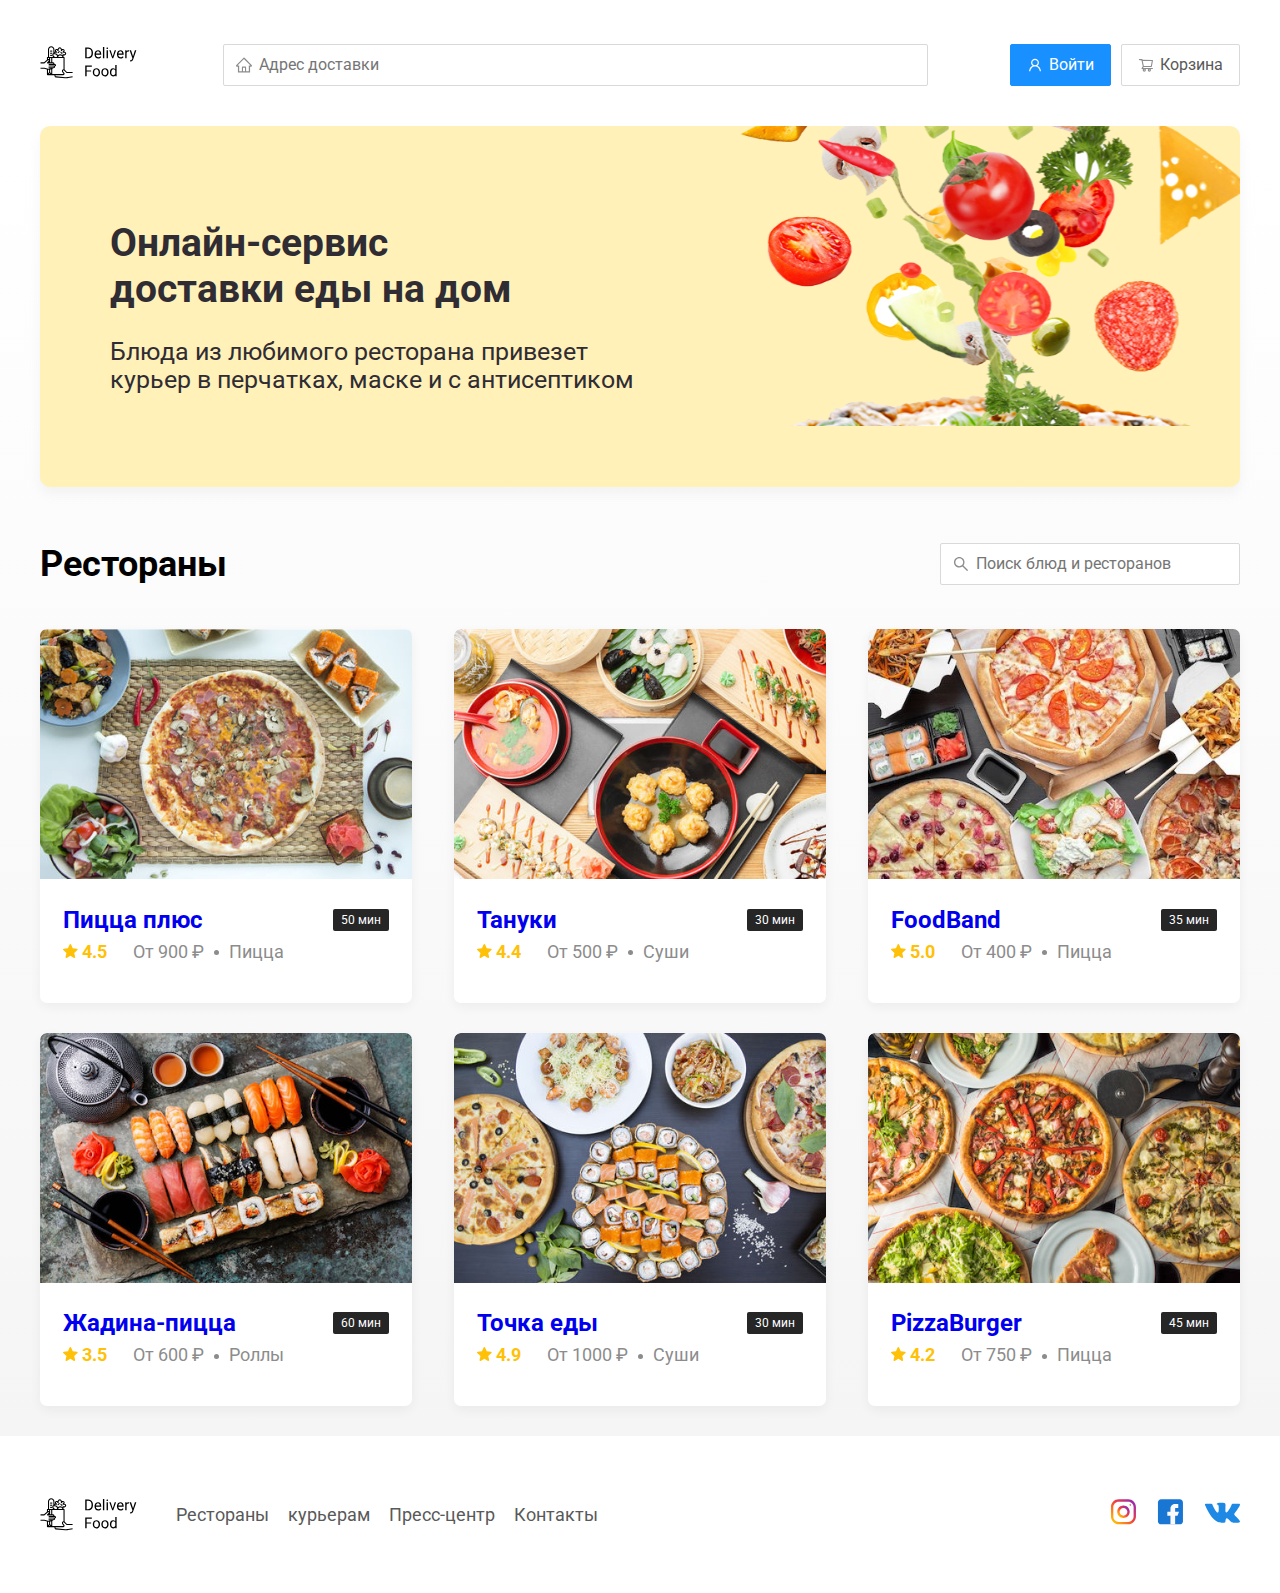
<file: index.html>
<!DOCTYPE html>
<html lang="ru">
<head>
    <meta charset="UTF-8">
    <meta name="viewport" content="width=device-width, initial-scale=1.0">
    <title>Delivery Food - доставка еды на дом</title>
    <link href="https://fonts.googleapis.com/css2?family=Roboto:400,700&display=swap&subset=cyrillic" rel="stylesheet">
    <link rel="stylesheet" href="css\normalize.css">
    <link rel="stylesheet" href="css/style.css">
</head>
<body>
    <div class="container">
        <header class="header">
            <a href="index.html" class="logo"><img src="img\logo.svg" alt="Logo"></a>
            <input type="text" class="input input-address" placeholder="Адрес доставки">
            <div class="buttons">
                <button class="button button-primary">
                    <img src="img/user.svg" alt="user" class="button-icon">
                    <span class="button-text">Войти</span>
                </button>
                <button class="button" id="cart-button">
                    <img src="img/shopping-cart.svg" alt="shopping cart" class="button-icon">
                    <span class="button-text">Корзина</span>
                </button>
            </div>
        </header>
    </div>
    <!-- /.container -->

    <main class="main">
        <div class="container">
            <section class="promo">
                <h1 class="promo-title">Онлайн-сервис <br> доставки еды на дом</h1>
                <p class="promo-text">Блюда из любимого ресторана привезет курьер в перчатках, маске и с антисептиком</p>
            </section>
    
            <section class="restaurants">
                <div class="section-heading">
                    <h2 class="section-title">Рестораны</h2>
                    <input type="text" class="input input-search" placeholder="Поиск блюд и ресторанов">
                </div>
                <div class="cards">
                    <a href="restaurant.html" class="card">
                        <img src="img/image.jpg" alt="image" class="card-image">
                        <div class="card-text">
                            <div class="card-heading">
                                <h3 class="card-title">Пицца плюс</h3>
                                <span class="card-tag tag">50 мин</span>
                            </div>
                            <!-- /.card-heading -->
                            <div class="card-info">
                                <div class="rating"><img src="img\rating.svg" alt="rating"> 4.5</div>
                                <div class="price">От 900 ₽</div>
                                <div class="category">Пицца</div>
                            </div>
                            <!-- /.card-info -->
                        </div>
                        <!-- /.card-text -->
                    </a>
                    <!-- /.card 1 -->
    
                    <a href="restaurant.html" class="card">
                        <img src="img/image2.jpg" alt="image" class="card-image">
                        <div class="card-text">
                            <div class="card-heading">
                                <h3 class="card-title">Тануки </h3>
                                <span class="card-tag tag">30 мин</span>
                            </div>
                            <!-- /.card-heading -->
                            <div class="card-info">
                                <div class="rating"><img src="img\rating.svg" alt="rating"> 4.4</div>
                                <div class="price">От 500 ₽</div>
                                <div class="category">Суши</div>
                            </div>
                            <!-- /.card-info -->
                        </div>
                        <!-- /.card-text -->
                    </a>
                    <!-- /.card 2 -->
    
                    <a href="restaurant.html" class="card">
                        <img src="img/image3.jpg" alt="image" class="card-image">
                        <div class="card-text">
                            <div class="card-heading">
                                <h3 class="card-title">FoodBand</h3>
                                <span class="card-tag tag">35 мин</span>
                            </div>
                            <!-- /.card-heading -->
                            <div class="card-info">
                                <div class="rating"><img src="img\rating.svg" alt="rating"> 5.0</div>
                                <div class="price">От 400 ₽</div>
                                <div class="category">Пицца</div>
                            </div>
                            <!-- /.card-info -->
                        </div>
                        <!-- /.card-text -->
                    </a>
                    <!-- /.card 3 -->
    
                    <a href="restaurant.html" class="card">
                        <img src="img/image4.jpg" alt="image" class="card-image">
                        <div class="card-text">
                            <div class="card-heading">
                                <h3 class="card-title">Жадина-пицца</h3>
                                <span class="card-tag tag">60 мин</span>
                            </div>
                            <!-- /.card-heading -->
                            <div class="card-info">
                                <div class="rating"><img src="img\rating.svg" alt="rating"> 3.5</div>
                                <div class="price">От 600 ₽</div>
                                <div class="category">Роллы</div>
                            </div>
                            <!-- /.card-info -->
                        </div>
                        <!-- /.card-text -->
                    </a>
                    <!-- /.card 4 -->
    
                    <a href="restaurant.html" class="card">
                        <img src="img/image5.jpg" alt="image" class="card-image">
                        <div class="card-text">
                            <div class="card-heading">
                                <h3 class="card-title">Точка еды</h3>
                                <span class="card-tag tag">30 мин</span>
                            </div>
                            <!-- /.card-heading -->
                            <div class="card-info">
                                <div class="rating"><img src="img\rating.svg" alt="rating"> 4.9</div>
                                <div class="price">От 1000 ₽</div>
                                <div class="category">Суши</div>
                            </div>
                            <!-- /.card-info -->
                        </div>
                        <!-- /.card-text -->
                    </a >
                    <!-- /.card 5 -->
    
                    <a href="restaurant.html" class="card">
                        <img src="img/image6.jpg" alt="image" class="card-image">
                        <div class="card-text">
                            <div class="card-heading">
                                <h3 class="card-title">PizzaBurger</h3>
                                <span class="card-tag tag">45 мин</span>
                            </div>
                            <!-- /.card-heading -->
                            <div class="card-info">
                                <div class="rating"><img src="img\rating.svg" alt="rating"> 4.2</div>
                                <div class="price">От 750 ₽</div>
                                <div class="category">Пицца</div>
                            </div>
                            <!-- /.card-info -->
                        </div>
                        <!-- /.card-text -->
                    </a>
                    <!-- /.card 6 -->
                </div>
                <!-- /.cards -->
            </section>
        </div>
        <!-- /.container -->
    </main>


    <footer class="footer">
        <div class="container">
            <div class="footer-block">
                <img src="img/logo.svg" alt="logo" class="logo footer-logo">
                <nav class="footer-nav">
                    <a href="#" class="footer-link">Рестораны</a>
                    <a href="#" class="footer-link">курьерам</a>
                    <a href="#" class="footer-link">Пресс-центр</a>
                    <a href="#" class="footer-link">Контакты</a>
                </nav>
                <div class="social-links">
                    <a href="#" class="social-link"><img src="img/instagram.svg" alt="instagram"></a>
                    <a href="#" class="social-link"><img src="img/fb.svg" alt="facebook"></a>
                    <a href="#" class="social-link"><img src="img/vk.svg" alt="vkontakte"></a>
                </div>
            </div>
            <!-- /.footer-block -->
        </div>
    </footer>

    <div class="modal">
        <div class="modal-dialog">
            <div class="modal-header">
                <h3 class="modal-title">Корзина</h3>
                <button class="close">&times;</button>
            </div>
            <!-- /.modal-header -->
            <div class="modal-body">
                <div class="food-row">
                    <span class="food-name">Ролл угорь стандарт</span>
                    <strong class="food-price">250 ₽</strong>
                    <div class="food-counter">
                        <button class="counter-button">-</button>
                        <span class="counter">1</span>
                        <button class="counter-button">-</button>
                    </div>
                </div>
                <!-- /.food-row -->

                <div class="food-row">
                    <span class="food-name">Ролл угорь стандарт</span>
                    <strong class="food-price">250 ₽</strong>
                    <div class="food-counter">
                        <button class="counter-button">-</button>
                        <span class="counter">1</span>
                        <button class="counter-button">-</button>
                    </div>
                </div>
                <!-- /.food-row -->

                <div class="food-row">
                    <span class="food-name">Ролл угорь стандарт</span>
                    <strong class="food-price">250 ₽</strong>
                    <div class="food-counter">
                        <button class="counter-button">-</button>
                        <span class="counter">1</span>
                        <button class="counter-button">-</button>
                    </div>
                </div>
                <!-- /.food-row -->

                <div class="food-row">
                    <span class="food-name">Ролл угорь стандарт</span>
                    <strong class="food-price">250 ₽</strong>
                    <div class="food-counter">
                        <button class="counter-button">-</button>
                        <span class="counter">1</span>
                        <button class="counter-button">-</button>
                    </div>
                </div>
                <!-- /.food-row -->
            </div>
            <!-- /.modal-body -->
            <div class="modal-footer">
                <span class="modal-pricetag">1250 ₽</span>
                <div class="footer-buttons">
                    <button class="button button-primary">Оформить заказ</button>
                    <button class="button">Отмена</button>
                </div>
            </div>
            <!-- /.modal-footer -->
        </div>
        <!-- /.modal-dialog -->
    </div>

    <script src="js/main.js"></script>

</body>
</html>
</file>
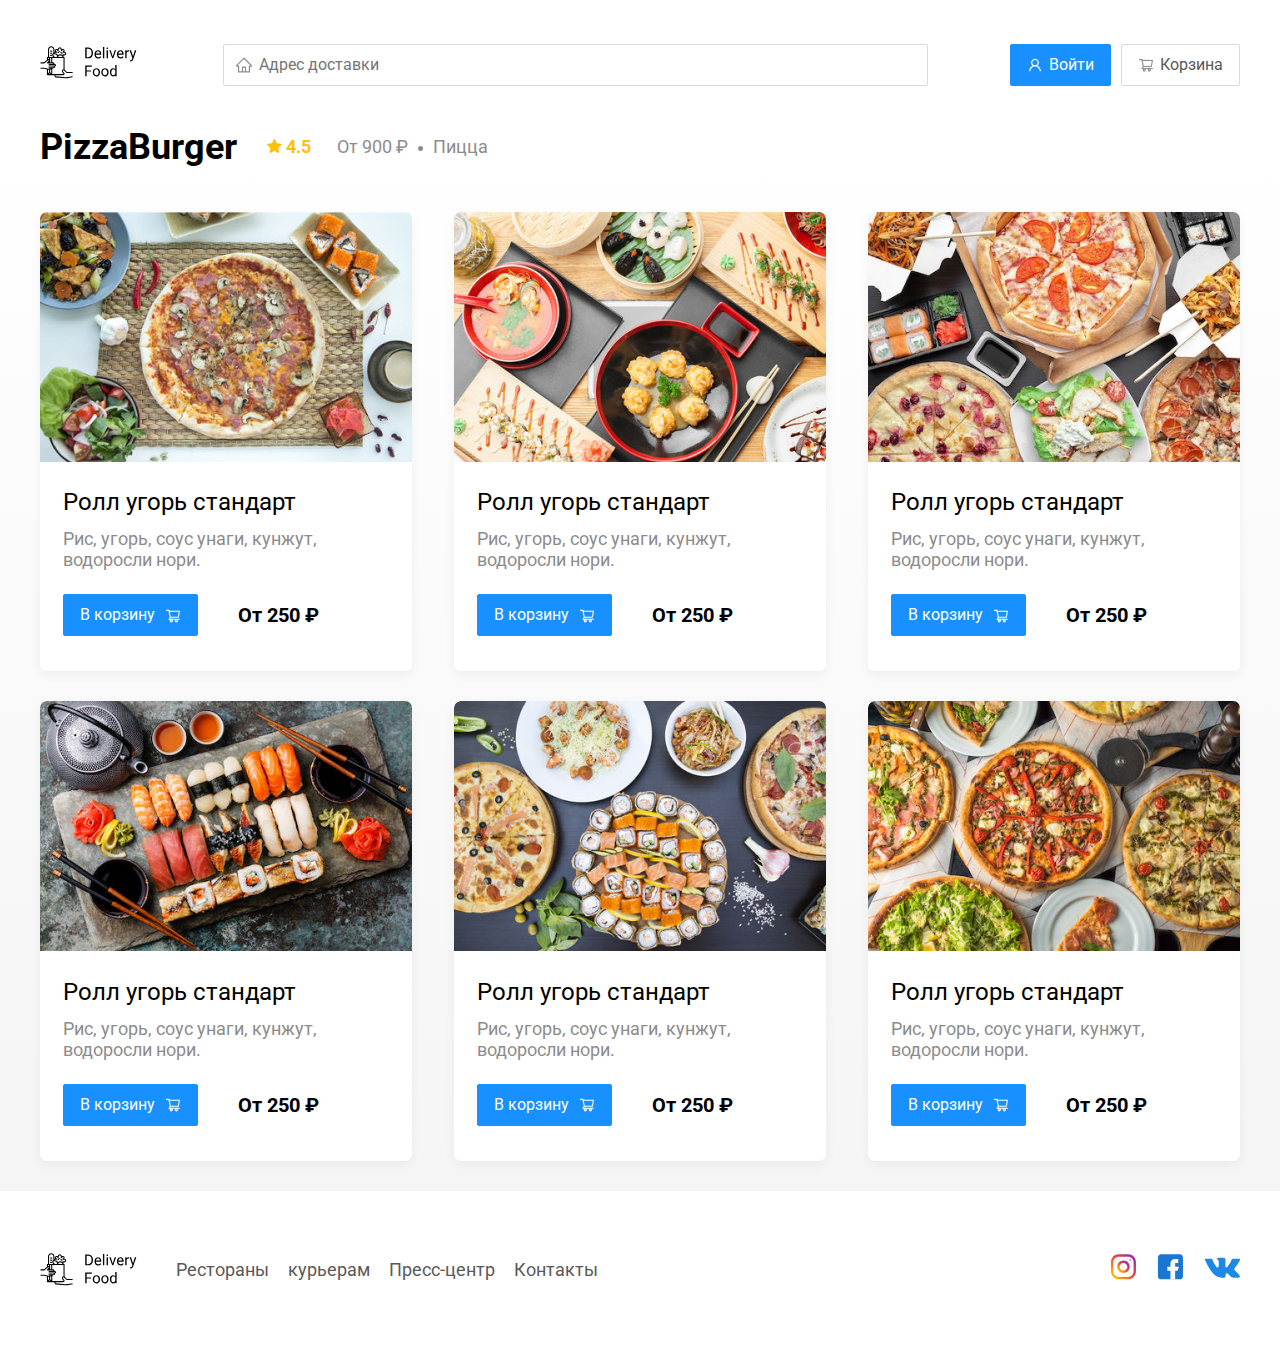
<file: restaurant.html>
<!DOCTYPE html>
<html lang="ru">
<head>
    <meta charset="UTF-8">
    <meta name="viewport" content="width=device-width, initial-scale=1.0">
    <title>PizzaBurger - доставка еды на дом</title>
    <link href="https://fonts.googleapis.com/css2?family=Roboto:400,700&display=swap&subset=cyrillic" rel="stylesheet">
    <link rel="stylesheet" href="css\normalize.css">
    <link rel="stylesheet" href="css/style.css">
    <link rel="stylesheet" href="css\animate.css">    
</head>
<body>
    <div class="container">
        <header class="header">
            <a href="index.html" class="logo wow jello delay-1s"><img src="img\logo.svg" alt="Logo"></a>
            <input type="text" class="input input-address" placeholder="Адрес доставки">
            <div class="buttons">
                <button class="button button-primary">
                    <img src="img/user.svg" alt="user" class="button-icon">
                    <span class="button-text">Войти</span>
                </button>
                <button class="button" id="cart-button">
                    <img src="img/shopping-cart.svg" alt="shopping cart" class="button-icon">
                    <span class="button-text">Корзина</span>
                </button>
            </div>
        </header>
    </div>
    <!-- /.container -->

    <main class="main">
        <div class="container">
            <section class="restaurants">
                <div class="section-heading">
                    <h2 class="section-title">PizzaBurger</h2>
                    <div class="card-info">
                        <div class="rating"><img src="img\rating.svg" alt="rating"> 4.5</div>
                        <div class="price">От 900 ₽</div>
                        <div class="category">Пицца</div>
                    </div>
                    <!-- /.card-info -->
                </div>
                <div class="cards wow fadeInUp" data-wow-delay="0.2s">
                    <div class="card">
                        <img src="img/image.jpg" alt="image" class="card-image">
                        <div class="card-text">
                            <div class="card-heading">
                                <h3 class="card-title card-title-reg">Ролл угорь стандарт</h3>
                            </div>
                            <!-- /.card-heading -->
                            <div class="card-info">
                                <div class="ingredients">Рис, угорь, соус унаги, кунжут, водоросли нори.</div>
                            </div>
                            <!-- /.card-info -->
                            <div class="card-buttons">
                                <button class="button button-primary">
                                    <span class="button-card-text">В корзину</span>
                                    <img src="img/shopping-cart-white.svg" alt="shopping-cart" class="button-card-image">
                                </button>
                                <strong class="card-price-bold">От 250 ₽</strong>
                            </div>
                        </div>
                        <!-- /.card-text -->
                    </div>
                    <!-- /.card 1 -->
    
                    <div class="card wow fadeInUp" data-wow-delay="0.4s">
                        <img src="img/image2.jpg" alt="image" class="card-image">
                        <div class="card-text">
                            <div class="card-heading">
                                <h3 class="card-title card-title-reg">Ролл угорь стандарт</h3>
                            </div>
                            <!-- /.card-heading -->
                            <div class="card-info">
                                <div class="ingredients">Рис, угорь, соус унаги, кунжут, водоросли нори.</div>
                            </div>
                            <!-- /.card-info -->
                            <div class="card-buttons">
                                <button class="button button-primary">
                                    <span class="button-card-text">В корзину</span>
                                    <img src="img/shopping-cart-white.svg" alt="shopping-cart" class="button-card-image">
                                </button>
                                <strong class="card-price-bold">От 250 ₽</strong>
                            </div>
                        </div>
                        <!-- /.card-text -->
                    </div>
                    <!-- /.card 2 -->
    
                    <div class="card wow fadeInUp" data-wow-delay="0.6s"">
                        <img src="img/image3.jpg" alt="image" class="card-image">
                        <div class="card-text">
                            <div class="card-heading">
                                <h3 class="card-title card-title-reg">Ролл угорь стандарт</h3>
                            </div>
                            <!-- /.card-heading -->
                            <div class="card-info">
                                <div class="ingredients">Рис, угорь, соус унаги, кунжут, водоросли нори.</div>
                            </div>
                            <!-- /.card-info -->
                            <div class="card-buttons">
                                <button class="button button-primary">
                                    <span class="button-card-text">В корзину</span>
                                    <img src="img/shopping-cart-white.svg" alt="shopping-cart" class="button-card-image">
                                </button>
                                <strong class="card-price-bold">От 250 ₽</strong>
                            </div>
                        </div>
                        <!-- /.card-text -->
                    </div>
                    <!-- /.card 3 -->
    
                    <div class="card wow fadeInUp" data-wow-delay="0.2s">
                        <img src="img/image4.jpg" alt="image" class="card-image">
                        <div class="card-text">
                            <div class="card-heading">
                                <h3 class="card-title card-title-reg">Ролл угорь стандарт</h3>
                            </div>
                            <!-- /.card-heading -->
                            <div class="card-info">
                                <div class="ingredients">Рис, угорь, соус унаги, кунжут, водоросли нори.</div>
                            </div>
                            <!-- /.card-info -->
                            <div class="card-buttons">
                                <button class="button button-primary">
                                    <span class="button-card-text">В корзину</span>
                                    <img src="img/shopping-cart-white.svg" alt="shopping-cart" class="button-card-image">
                                </button>
                                <strong class="card-price-bold">От 250 ₽</strong>
                            </div>
                        </div>
                        <!-- /.card-text -->
                    </div>
                    <!-- /.card 4 -->
    
                    <div class="card wow fadeInUp" data-wow-delay="0.4s">
                        <img src="img/image5.jpg" alt="image" class="card-image">
                        <div class="card-text">
                            <div class="card-heading">
                                <h3 class="card-title card-title-reg">Ролл угорь стандарт</h3>
                            </div>
                            <!-- /.card-heading -->
                            <div class="card-info">
                                <div class="ingredients">Рис, угорь, соус унаги, кунжут, водоросли нори.</div>
                            </div>
                            <!-- /.card-info -->
                            <div class="card-buttons">
                                <button class="button button-primary">
                                    <span class="button-card-text">В корзину</span>
                                    <img src="img/shopping-cart-white.svg" alt="shopping-cart" class="button-card-image">
                                </button>
                                <strong class="card-price-bold">От 250 ₽</strong>
                            </div>
                        </div>
                        <!-- /.card-text -->
                    </div>
                    <!-- /.card 5 -->
    
                    <div class="card wow fadeInUp" data-wow-delay="0.6s">
                        <img src="img/image6.jpg" alt="image" class="card-image">
                        <div class="card-text">
                            <div class="card-heading">
                                <h3 class="card-title card-title-reg">Ролл угорь стандарт</h3>
                            </div>
                            <!-- /.card-heading -->
                            <div class="card-info">
                                <div class="ingredients">Рис, угорь, соус унаги, кунжут, водоросли нори.</div>
                            </div>
                            <!-- /.card-info -->
                            <div class="card-buttons">
                                <button class="button button-primary">
                                    <span class="button-card-text">В корзину</span>
                                    <img src="img/shopping-cart-white.svg" alt="shopping-cart" class="button-card-image">
                                </button>
                                <strong class="card-price-bold">От 250 ₽</strong>
                            </div>
                        </div>
                        <!-- /.card-text -->
                    </div>
                    <!-- /.card 6 -->
                </div>
                <!-- /.cards -->
            </section>
        </div>
        <!-- /.container -->
    </main>


    <footer class="footer">
        <div class="container">
            <div class="footer-block">
                <img src="img/logo.svg" alt="logo" class="logo footer-logo">
                <nav class="footer-nav">
                    <a href="#" class="footer-link">Рестораны</a>
                    <a href="#" class="footer-link">курьерам</a>
                    <a href="#" class="footer-link">Пресс-центр</a>
                    <a href="#" class="footer-link">Контакты</a>
                </nav>
                <div class="social-links">
                    <a href="#" class="social-link"><img src="img/instagram.svg" alt="instagram"></a>
                    <a href="#" class="social-link"><img src="img/fb.svg" alt="facebook"></a>
                    <a href="#" class="social-link"><img src="img/vk.svg" alt="vkontakte"></a>
                </div>
            </div>
            <!-- /.footer-block -->
        </div>
    </footer>



    <div class="modal">
        <div class="modal-dialog">
            <div class="modal-header">
                <h3 class="modal-title">Корзина</h3>
                <button class="close">&times;</button>
            </div>
            <!-- /.modal-header -->
            <div class="modal-body">
                <div class="food-row">
                    <span class="food-name">Ролл угорь стандарт</span>
                    <strong class="food-price">250 ₽</strong>
                    <div class="food-counter">
                        <button class="counter-button">-</button>
                        <span class="counter">1</span>
                        <button class="counter-button">-</button>
                    </div>
                </div>
                <!-- /.food-row -->

                <div class="food-row">
                    <span class="food-name">Ролл угорь стандарт</span>
                    <strong class="food-price">250 ₽</strong>
                    <div class="food-counter">
                        <button class="counter-button">-</button>
                        <span class="counter">1</span>
                        <button class="counter-button">-</button>
                    </div>
                </div>
                <!-- /.food-row -->

                <div class="food-row">
                    <span class="food-name">Ролл угорь стандарт</span>
                    <strong class="food-price">250 ₽</strong>
                    <div class="food-counter">
                        <button class="counter-button">-</button>
                        <span class="counter">1</span>
                        <button class="counter-button">-</button>
                    </div>
                </div>
                <!-- /.food-row -->

                <div class="food-row">
                    <span class="food-name">Ролл угорь стандарт</span>
                    <strong class="food-price">250 ₽</strong>
                    <div class="food-counter">
                        <button class="counter-button">-</button>
                        <span class="counter">1</span>
                        <button class="counter-button">-</button>
                    </div>
                </div>
                <!-- /.food-row -->
            </div>
            <!-- /.modal-body -->
            <div class="modal-footer">
                <span class="modal-pricetag">1250 ₽</span>
                <div class="footer-buttons">
                    <button class="button button-primary">Оформить заказ</button>
                    <button class="button">Отмена</button>
                </div>
            </div>
            <!-- /.modal-footer -->
        </div>
        <!-- /.modal-dialog -->
    </div>

    <script src="js/wow.min.js"></script>
    <script src="js/main.js"></script>

</body>
</html>
</file>
<file: css/style.css>
* {
    box-sizing: border-box;
}

body {
    font-family: 'Roboto', sans-serif;
    margin-top: 44px;
}

.container {
    max-width: 1200px;
    margin: auto;
}

.header {
    display: flex;
    align-items: center;
    justify-content: space-between;
    margin-bottom: 40px;
}

.input {
    background: #FFFFFF;
    border: 1px solid #D9D9D9;
    border-radius: 2px;
    font-size: 16px;
    line-height: 24px;
    padding: 8px;
    padding-left: 35px;
    background-repeat: no-repeat;
    background-position: left 11px center;
}

.input-address {
    flex: 0.8;
    background-image: url(../img/home.svg);
}

.input-search {
    background-image: url(../img/search.svg);
    width: 300px;
    margin-left: auto;
}

.buttons {
    display: flex;
    align-items: center;
}

.button {
    display: flex;
      align-items: center;
    padding: 8px 16px;
    background: #FFFFFF;
    border: 1px solid #D9D9D9;
    box-sizing: border-box;
    box-shadow: 0px 0px 2px rgba(0, 0, 0, 0.0015);
    border-radius: 2px;
    color: #595959;
    font-size: 16px;
    line-height: 24px;
}

.button-primary {
    background: #1890FF;
    border: 1px solid #1890FF;
    color: #fff;
    margin-right: 10px;
}

.button-icon {
    margin-right: 6px;
}

.button-card-text {
    margin-right: 10px;
}

.promo {
    box-shadow: 0px 7px 12px rgba(158, 158, 163, 0.1);
    background: #FFF1B8 url(../img/promo-image.svg) no-repeat top right -200px;
    border-radius: 10px;
    padding: 68px 70px;
    margin-bottom: 56px;
}

.promo-title {
    font-style: normal;
    font-weight: bold;
    font-size: 39px;
    line-height: 46px;
    color: #302c34;
}

.promo-text {
    font-style: normal;
    font-weight: normal;
    font-size: 25px;
    line-height: 28px;
    color: #302C34;
    max-width: 538px;
}

.main {
    background: linear-gradient(180deg, rgba(245, 245, 245, 0) 1.04%, #F5F5F5 100%);
}

.section-heading {
    display: flex;
    align-items: center;
    margin-bottom: 44px;
}

.section-title {
    font-style: normal;
    font-weight: bold;
    font-size: 36px;
    line-height: 42px;
    margin: 0;
    color: #000000;
    margin-right: 30px;
}

.cards {
    display: flex;
    align-items: flex-start;
    flex-wrap: wrap;
    justify-content: space-between;
}

.card {
    background: #FFFFFF;
    box-shadow: 0px 4px 12px rgba(0, 0, 0, 0.05);
    border-radius: 7px;
    overflow: hidden;
    margin-bottom: 30px;
    flex-basis: 31%;
    text-decoration: none;
}

.card-image {
    width: 384px;
    height: 250px;
    object-fit: cover;
}

.card-text {
    padding: 20px 23px 35px 23px;
}

.card-heading {
    display: flex;
    align-items: center;
    justify-content: space-between;
}

.card-title {
    margin: 0;
    font-style: normal;
    font-weight: bold;
    font-size: 24px;
    line-height: 32px;
}

.card-title-reg {
    font-weight: 400;
}

.card-tag {
    font-style: normal;
    font-weight: normal;
    font-size: 12px;
    line-height: 20px;
    color: white;
    background: #262626;
    border-radius: 2px;
    padding: 1px 8px;
}

.card-info {
    display: flex;
    align-items: center;
    flex-wrap: wrap;
}

.card-buttons {
    display: flex;
    align-items: center;
    margin-top: 24px;
}

.card-price-bold {
    font-weight: bold;
    font-size: 20px;
    line-height: 32px;
    margin-left: 30px;
}

.rating {
    margin-right: 26px;
    color: #ffc107;
    font-weight: bold;
    font-size: 18px;
    line-height: 32px;
}

.price, .category {
    color: #8c8c8c;
    font-size: 18px;
    line-height: 32px;
}

.price {
    margin-right: 10px;
}

.ingredients {
    color: #8c8c8c;
    font-size: 18px;
    line-height: 21px;
    margin-top: 10px;
}

.category {
    text-overflow: ellipsis;
    overflow: hidden;
    white-space: nowrap;
    max-width: 150px;
}

.price:after {
    content: "";
    width: 5px;
    height: 5px;
    background-color: #8c8c8c;
    display: inline-block;
    vertical-align: middle;
    border-radius: 50%;
    margin-left: 10px;
}

.footer {
    padding: 60px 0;
}

.footer-block {
    display: flex;
    align-items: center;
    justify-content: space-between;
}

.footer-nav {
    margin-left: 35px;
    margin-right: auto;
}

.footer-link {
    display: inline-block;
    color: #595959;
    text-decoration: none;
    font-style: normal;
    font-weight: normal;
    font-size: 18px;
    line-height: 21px;
}

.footer-link:not(:last-child) {
    margin-right: 15px;
}

.social-links {
    display: flex;
    align-items: center;
}

.social-link:not(:last-child) {
    margin-right: 21px;
}


.modal {
    position: fixed;
    left: 0;
    top: 0;
    width: 100%;
    height: 100%;
    background: rgba(0, 0, 0, 0.4);
    display: none;
}

.is-open {
    display: flex;
}

.modal-dialog {
    max-width: 780px;
    width: 95%;
    background: #FFFFFF;
    border-radius: 5px;
    margin: auto;
    padding: 40px 45px;
}

.modal-header {
    display: flex;
    align-items: center;
    justify-content: space-between;
    margin-bottom: 45px;
}

.modal-title {
    margin: 0;
    font-weight: bold;
    font-size: 36px;
    line-height: 42px;
}

.close {
    font-size: 36px;
    border: none;
    background-color: transparent;
}

.modal-body {
    margin-bottom: 52px;
}

.food-row {
    display: flex;
    align-items: flex-start;
    justify-content: space-between;
    padding-bottom: 8px;
    border-bottom: 1px solid #d9d9d9;
    margin-bottom: 15px;
}

.food-name {
    font-weight: normal;
    font-size: 18px;
    line-height: 32px;
}

.food-price {
    margin-left: auto;
    margin-right: 47px;
    font-weight: bold;
    font-style: 20px;
    line-height: 32px;
}

.food-counter {
    display: flex;
    align-items: center;
}

.counter-button {
    display: flex;
    align-items: center;
    justify-content: center;
    width: 39px;
    height: 32px;
    background: #ffffff;
    border: 1px solid #40a9ff;
    box-sizing:border-box;
    border-radius: 2px;
    font-weight:normal;
    font-size: 14px;
    line-height: 22px;
    color: #40a9ff;
}

.counter {
    font-size: 16px;
    line-height: 24px;
    margin-left: 10px;
    margin-right: 10px;
}

.modal-footer {
    display: flex;
    align-items: center;
    justify-content: space-between;
}

.footer-buttons {
    display: flex;
    align-items: center;
}

.modal-pricetag {
    background: #262626;
    border-radius: 5px;
    color: white;
    padding: 15px 20px;
    font-size: 20px;
    line-height: 23px;
}


@media (max-width: 1244px) {
    .container {
        max-width: 960px;
    }

    .promo {
        background-position: center right -300px;
        background-size: 750px;
    }

    .rating {
        margin-right: 15px;
    }

    .category, .price {
        font-size: 14px;
    }
}

@media (max-width: 992px) {
    .container {
        max-width: 750px;
    }

    .promo {
        padding: 50px;
        background-size: 500px;
        background-position: center right -200px;
    }

    .promo-text {
        font-size: 18px;
        max-width: 400px;
    }

    .card {
        flex-basis: 49%;
    }

    .footer-link {
        font-size: 16px;
    }
}

@media (max-width: 768px) {
    .container {
        max-width: 560px;
    }

    .card-info {
        flex-wrap: wrap;
    }

    .card .rating {
        flex-basis: 100%;
    }

    .card-title {
        font-size: 18px;
    }

    .promo {
        background-size: 400px;
        background-position: bottom 50px right -200px;
    }

    .promo-title {
        font-size: 24px;
        line-height: 1.4;
    }

    .promo-text {
        margin-top:  0;
    }
}

@media (max-width: 578px) {
    .container {
        width: 90%;
    }

    .header {
        flex-wrap: wrap;
    }

    .input-address {
        margin-top: 15px;
        order: 5;
        flex: 1;
    }

    .promo {
        background-image: none;
    }

    .promo-title {
        margin-bottom: 10px;
    }

    .section-title {
        font-size: 20px;
    }

    .card {
        flex-basis: 100%;
    }

    .card-image {
        width: 100%;
    }

    .footer {
        padding: 30px 0;
    }

    .footer-block {
        align-items: flex-start;
    }

    .footer-nav {
        order: 0;
        margin-left: 0;
        margin-right: 0;
        display: flex;
        flex-direction: column;
    }

    .footer-logo {
        margin-right: 15px;
        order: 1;
    }

    .social-links {
        order: 2;
    }
}

@media (max-width: 480px) {
    .button-text {
        display: none;
    }

    .button {
        min-height: 40px;
    }

    .button-icon {
        margin: 0;
    }

    .promo {
        padding: 20px;
    }

    .section-heading {
        flex-wrap: wrap;
    }

    .footer-block {
        flex-wrap: wrap;
        flex-direction: column;
        align-items: center;
    }

    .footer-logo {
        order: 0;
        margin-bottom: 20px;
    }

    .footer-nav {
        margin-bottom: 20px;
        text-align: center;
    }

    .footer-link:not(:last-child) {
        margin-right: 0;
    }
}
</file>
